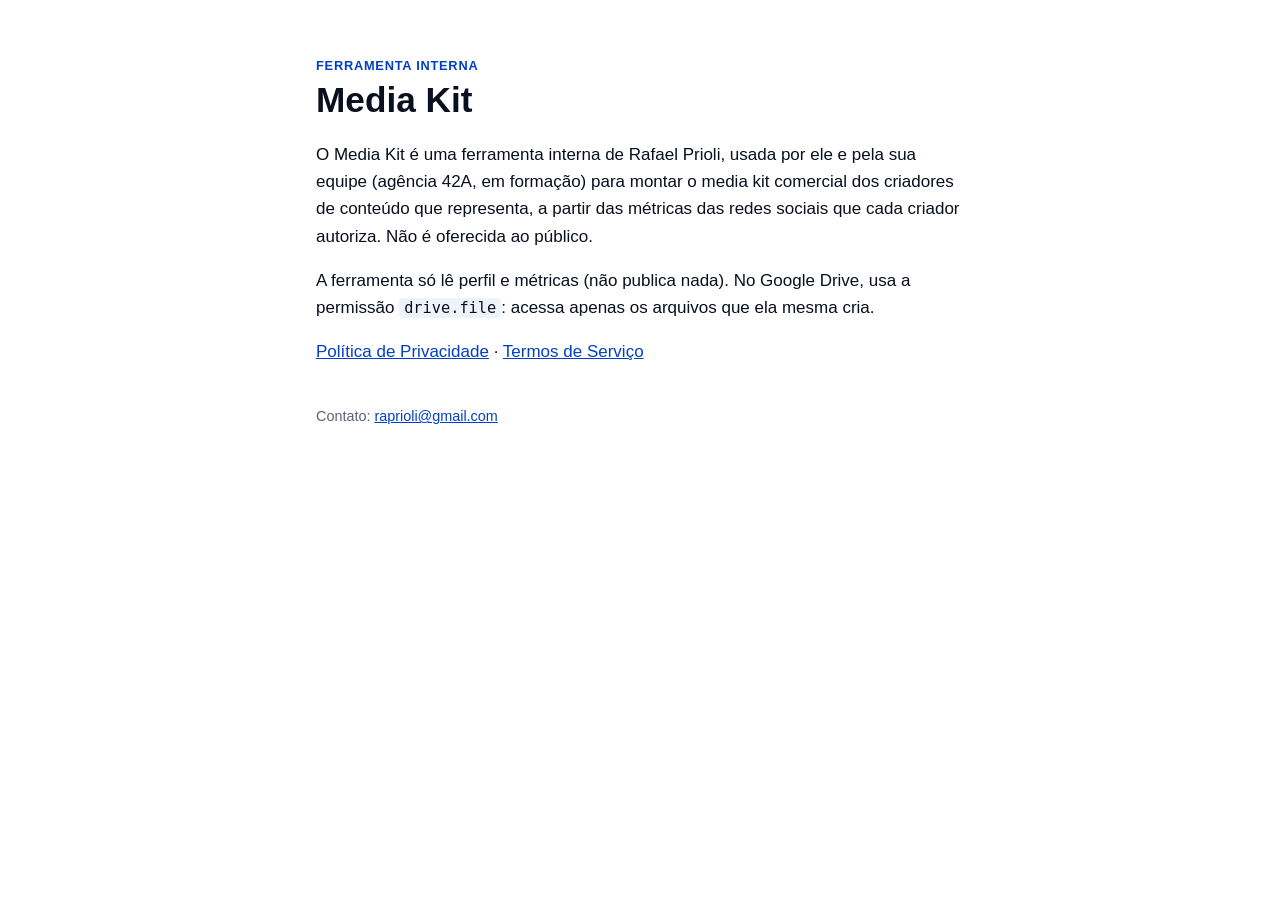
<file: index.html>
<!doctype html>
<html lang="pt-BR">
<head>
<meta charset="utf-8">
<meta name="viewport" content="width=device-width, initial-scale=1">
<title>Media Kit · Rafael Prioli</title>
<link rel="stylesheet" href="estilo.css">
</head>
<body>
<main>
  <p class="rotulo">Ferramenta interna</p>
  <h1>Media Kit</h1>
  <p>O Media Kit é uma ferramenta interna de Rafael Prioli, usada por ele e pela sua equipe
  (agência 42A, em formação) para montar o media kit comercial dos criadores de conteúdo que
  representa, a partir das métricas das redes sociais que cada criador autoriza. Não é oferecida
  ao público.</p>
  <p>A ferramenta só lê perfil e métricas (não publica nada). No Google Drive, usa a permissão
  <code>drive.file</code>: acessa apenas os arquivos que ela mesma cria.</p>
  <p><a href="privacidade.html">Política de Privacidade</a> · <a href="termos.html">Termos de Serviço</a></p>
  <footer>Contato: <a href="mailto:raprioli@gmail.com">raprioli@gmail.com</a></footer>
</main>
</body>
</html>
</file>
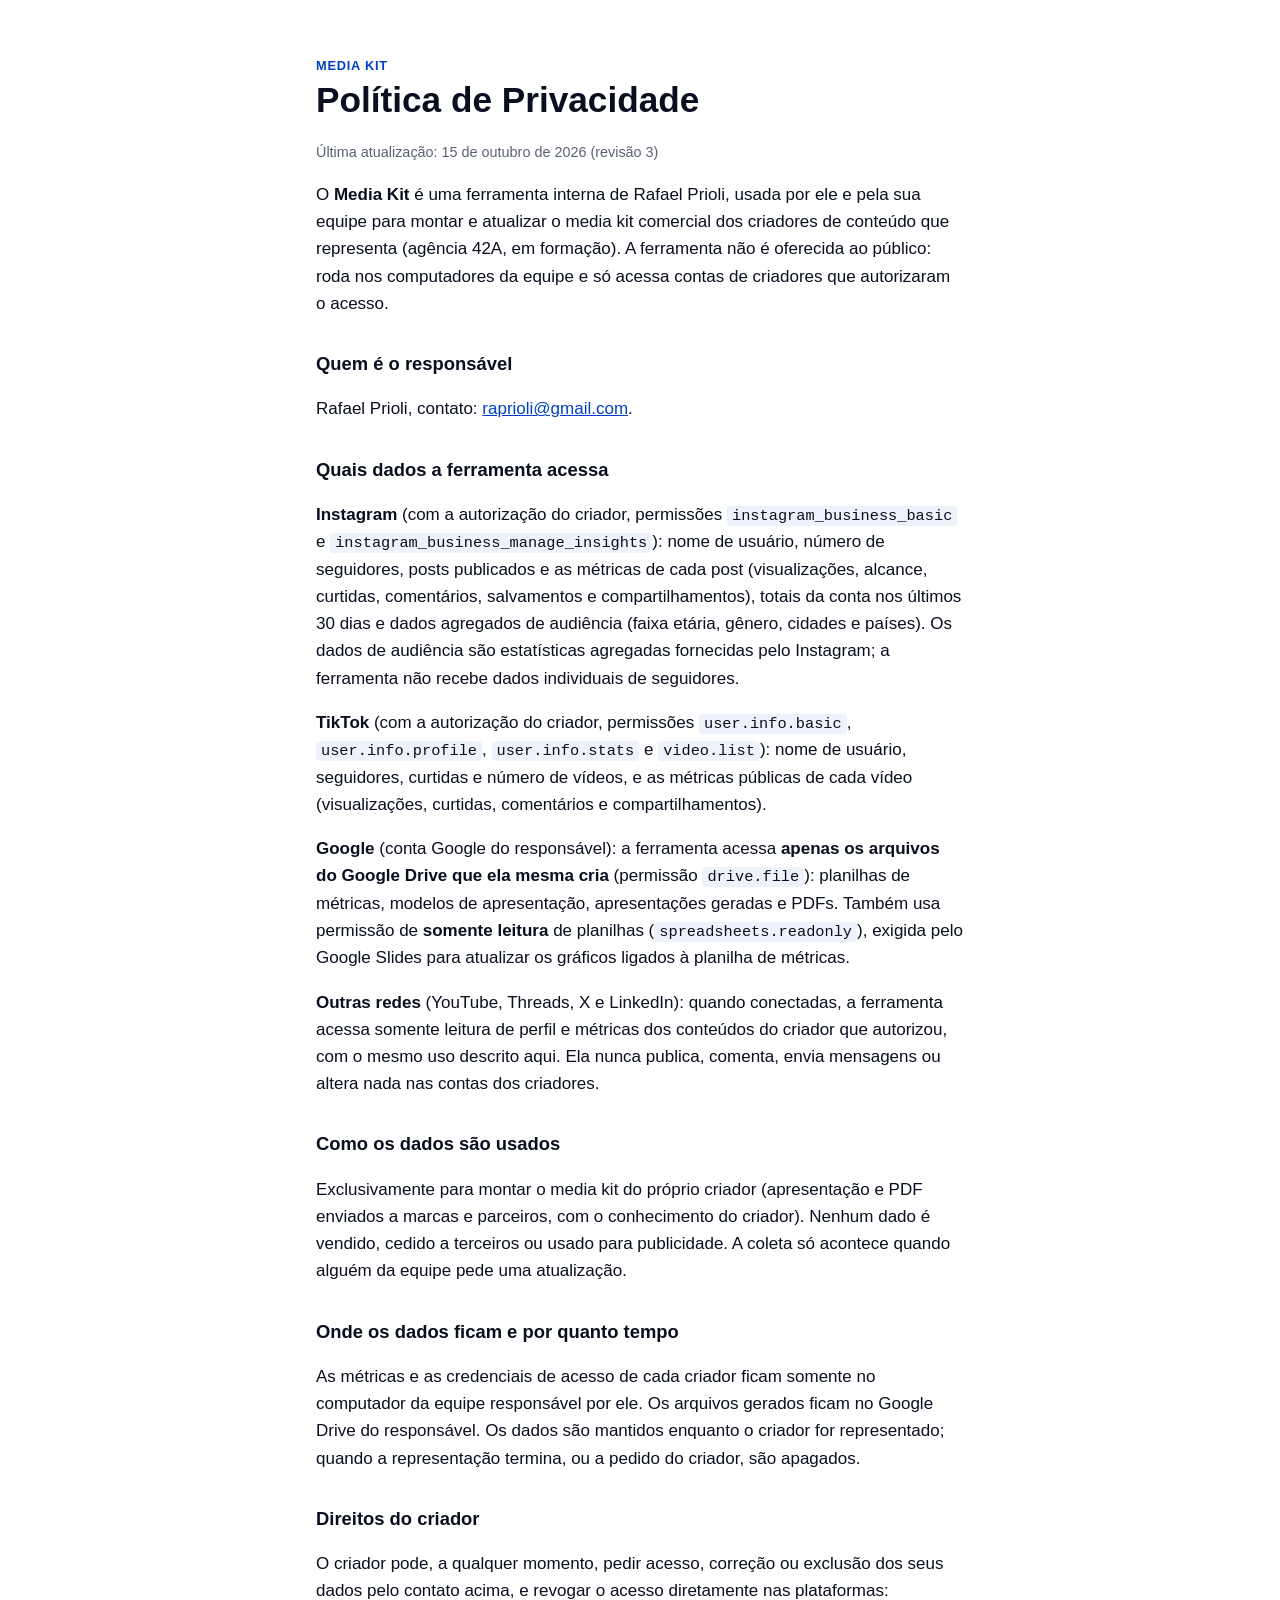
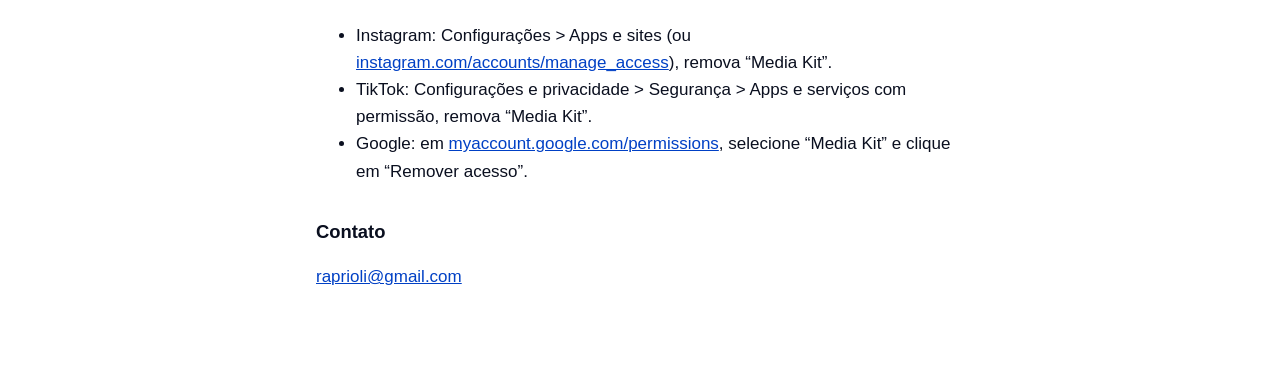
<file: privacidade.html>
<!doctype html>
<html lang="pt-BR">
<head>
<meta charset="utf-8">
<meta name="viewport" content="width=device-width, initial-scale=1">
<title>Política de Privacidade · Media Kit</title>
<link rel="stylesheet" href="estilo.css">
</head>
<body>
<main>
  <p class="rotulo"><a href="index.html">Media Kit</a></p>
  <h1>Política de Privacidade</h1>
  <p class="data">Última atualização: 15 de outubro de 2026 (revisão 3)</p>

  <p>O <strong>Media Kit</strong> é uma ferramenta interna de Rafael Prioli, usada por ele e
  pela sua equipe para montar e atualizar o media kit comercial dos criadores de conteúdo que
  representa (agência 42A, em formação). A ferramenta não é oferecida ao público: roda nos
  computadores da equipe e só acessa contas de criadores que autorizaram o acesso.</p>

  <h2>Quem é o responsável</h2>
  <p>Rafael Prioli, contato: <a href="mailto:raprioli@gmail.com">raprioli@gmail.com</a>.</p>

  <h2>Quais dados a ferramenta acessa</h2>
  <p><strong>Instagram</strong> (com a autorização do criador, permissões
  <code>instagram_business_basic</code> e <code>instagram_business_manage_insights</code>):
  nome de usuário, número de seguidores, posts publicados e as métricas de cada post
  (visualizações, alcance, curtidas, comentários, salvamentos e compartilhamentos), totais da
  conta nos últimos 30 dias e dados agregados de audiência (faixa etária, gênero, cidades e
  países). Os dados de audiência são estatísticas agregadas fornecidas pelo Instagram; a
  ferramenta não recebe dados individuais de seguidores.</p>

  <p><strong>TikTok</strong> (com a autorização do criador, permissões <code>user.info.basic</code>,
  <code>user.info.profile</code>, <code>user.info.stats</code> e <code>video.list</code>):
  nome de usuário, seguidores, curtidas e número de vídeos, e as métricas públicas de cada
  vídeo (visualizações, curtidas, comentários e compartilhamentos).</p>

  <p><strong>Google</strong> (conta Google do responsável): a ferramenta acessa <strong>apenas
  os arquivos do Google Drive que ela mesma cria</strong> (permissão <code>drive.file</code>):
  planilhas de métricas, modelos de apresentação, apresentações geradas e PDFs. Também usa
  permissão de <strong>somente leitura</strong> de planilhas (<code>spreadsheets.readonly</code>),
  exigida pelo Google Slides para atualizar os gráficos ligados à planilha de métricas.</p>

  <p><strong>Outras redes</strong> (YouTube, Threads, X e LinkedIn): quando conectadas, a
  ferramenta acessa somente leitura de perfil e métricas dos conteúdos do criador que autorizou,
  com o mesmo uso descrito aqui. Ela nunca publica, comenta, envia mensagens ou altera nada nas
  contas dos criadores.</p>

  <h2>Como os dados são usados</h2>
  <p>Exclusivamente para montar o media kit do próprio criador (apresentação e PDF enviados a
  marcas e parceiros, com o conhecimento do criador). Nenhum dado é vendido, cedido a terceiros
  ou usado para publicidade. A coleta só acontece quando alguém da equipe pede uma atualização.</p>

  <h2>Onde os dados ficam e por quanto tempo</h2>
  <p>As métricas e as credenciais de acesso de cada criador ficam somente no computador da equipe
  responsável por ele. Os arquivos gerados ficam no Google Drive do responsável. Os dados são
  mantidos enquanto o criador for representado; quando a representação termina, ou a pedido do
  criador, são apagados.</p>

  <h2>Direitos do criador</h2>
  <p>O criador pode, a qualquer momento, pedir acesso, correção ou exclusão dos seus dados pelo
  contato acima, e revogar o acesso diretamente nas plataformas:</p>
  <ul>
    <li>Instagram: Configurações &gt; Apps e sites (ou
      <a href="https://www.instagram.com/accounts/manage_access/">instagram.com/accounts/manage_access</a>),
      remova “Media Kit”.</li>
    <li>TikTok: Configurações e privacidade &gt; Segurança &gt; Apps e serviços com permissão,
      remova “Media Kit”.</li>
    <li>Google: em <a href="https://myaccount.google.com/permissions">myaccount.google.com/permissions</a>,
      selecione “Media Kit” e clique em “Remover acesso”.</li>
  </ul>

  <h2>Contato</h2>
  <p><a href="mailto:raprioli@gmail.com">raprioli@gmail.com</a></p>
</main>
</body>
</html>
</file>
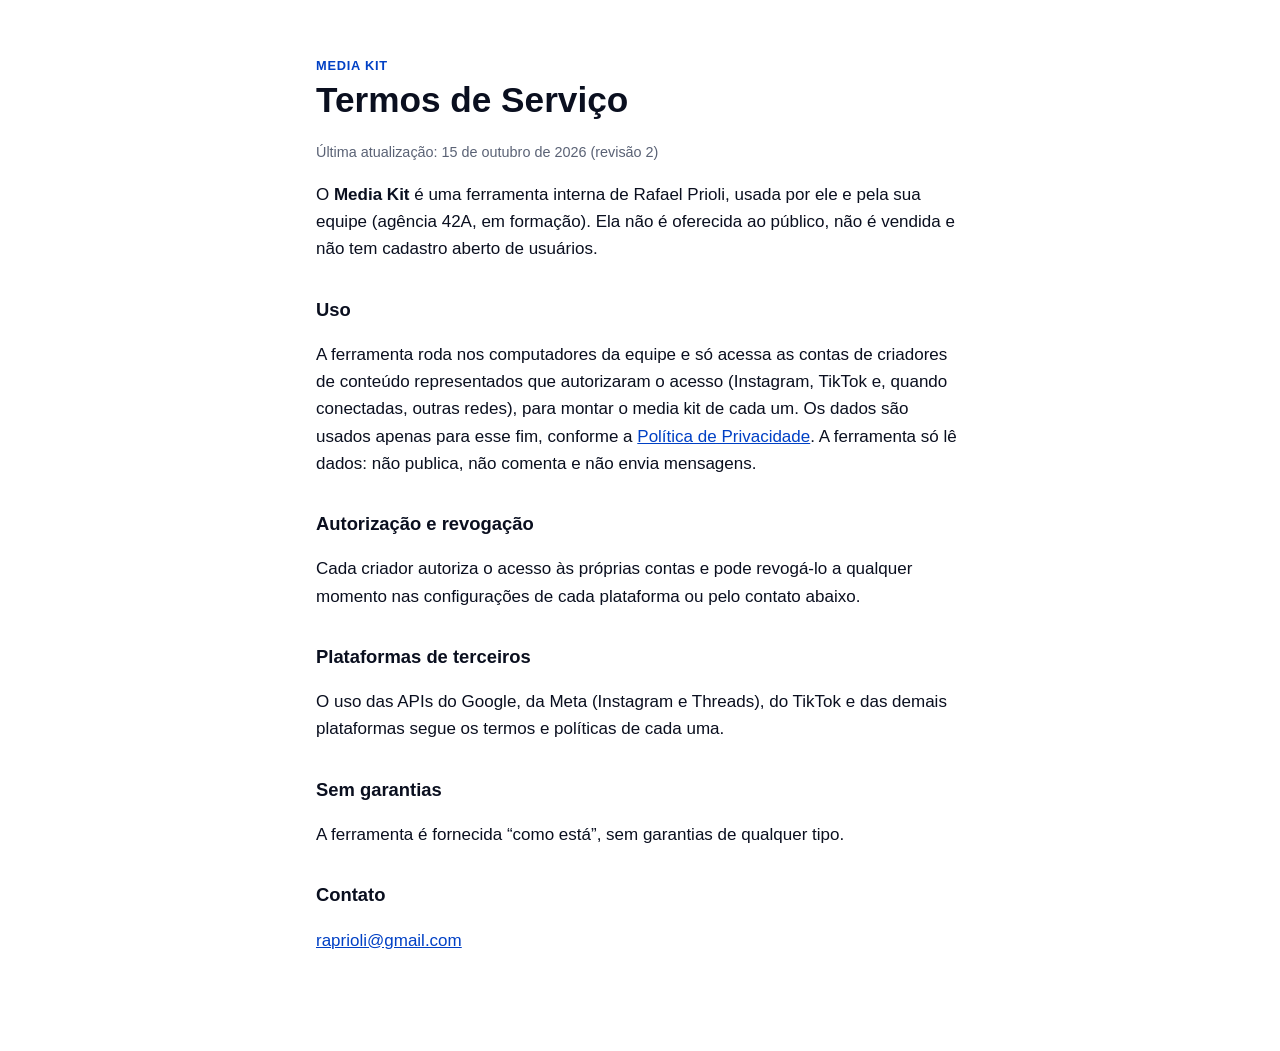
<file: termos.html>
<!doctype html>
<html lang="pt-BR">
<head>
<meta charset="utf-8">
<meta name="viewport" content="width=device-width, initial-scale=1">
<title>Termos de Serviço · Media Kit</title>
<link rel="stylesheet" href="estilo.css">
</head>
<body>
<main>
  <p class="rotulo"><a href="index.html">Media Kit</a></p>
  <h1>Termos de Serviço</h1>
  <p class="data">Última atualização: 15 de outubro de 2026 (revisão 2)</p>

  <p>O <strong>Media Kit</strong> é uma ferramenta interna de Rafael Prioli, usada por ele e
  pela sua equipe (agência 42A, em formação). Ela não é oferecida ao público, não é vendida e
  não tem cadastro aberto de usuários.</p>

  <h2>Uso</h2>
  <p>A ferramenta roda nos computadores da equipe e só acessa as contas de criadores de conteúdo
  representados que autorizaram o acesso (Instagram, TikTok e, quando conectadas, outras redes),
  para montar o media kit de cada um. Os dados são usados apenas para esse fim, conforme a
  <a href="privacidade.html">Política de Privacidade</a>. A ferramenta só lê dados: não publica,
  não comenta e não envia mensagens.</p>

  <h2>Autorização e revogação</h2>
  <p>Cada criador autoriza o acesso às próprias contas e pode revogá-lo a qualquer momento nas
  configurações de cada plataforma ou pelo contato abaixo.</p>

  <h2>Plataformas de terceiros</h2>
  <p>O uso das APIs do Google, da Meta (Instagram e Threads), do TikTok e das demais plataformas
  segue os termos e políticas de cada uma.</p>

  <h2>Sem garantias</h2>
  <p>A ferramenta é fornecida “como está”, sem garantias de qualquer tipo.</p>

  <h2>Contato</h2>
  <p><a href="mailto:raprioli@gmail.com">raprioli@gmail.com</a></p>
</main>
</body>
</html>
</file>
<file: estilo.css>
:root { --azul: #0040C5; --tinta: #0A0F1F; --cinza: #5A6275; }
* { box-sizing: border-box; }
body { margin: 0; background: #fff; color: var(--tinta);
       font: 17px/1.6 -apple-system, "Segoe UI", Roboto, Arial, sans-serif; }
main { max-width: 680px; margin: 0 auto; padding: 56px 16px 80px; }
h1 { font-size: 2.2rem; line-height: 1.15; margin: 4px 0 20px; }
h2 { font-size: 1.15rem; margin: 32px 0 6px; }
a { color: var(--azul); }
.rotulo { color: var(--azul); font-weight: 700; font-size: .8rem; letter-spacing: .06em;
          text-transform: uppercase; margin: 0; }
.rotulo a { text-decoration: none; }
.data, footer { color: var(--cinza); font-size: .9rem; }
footer { margin-top: 40px; }
code { background: #EEF2FB; padding: 1px 5px; border-radius: 4px; font-size: .9em; }
</file>
